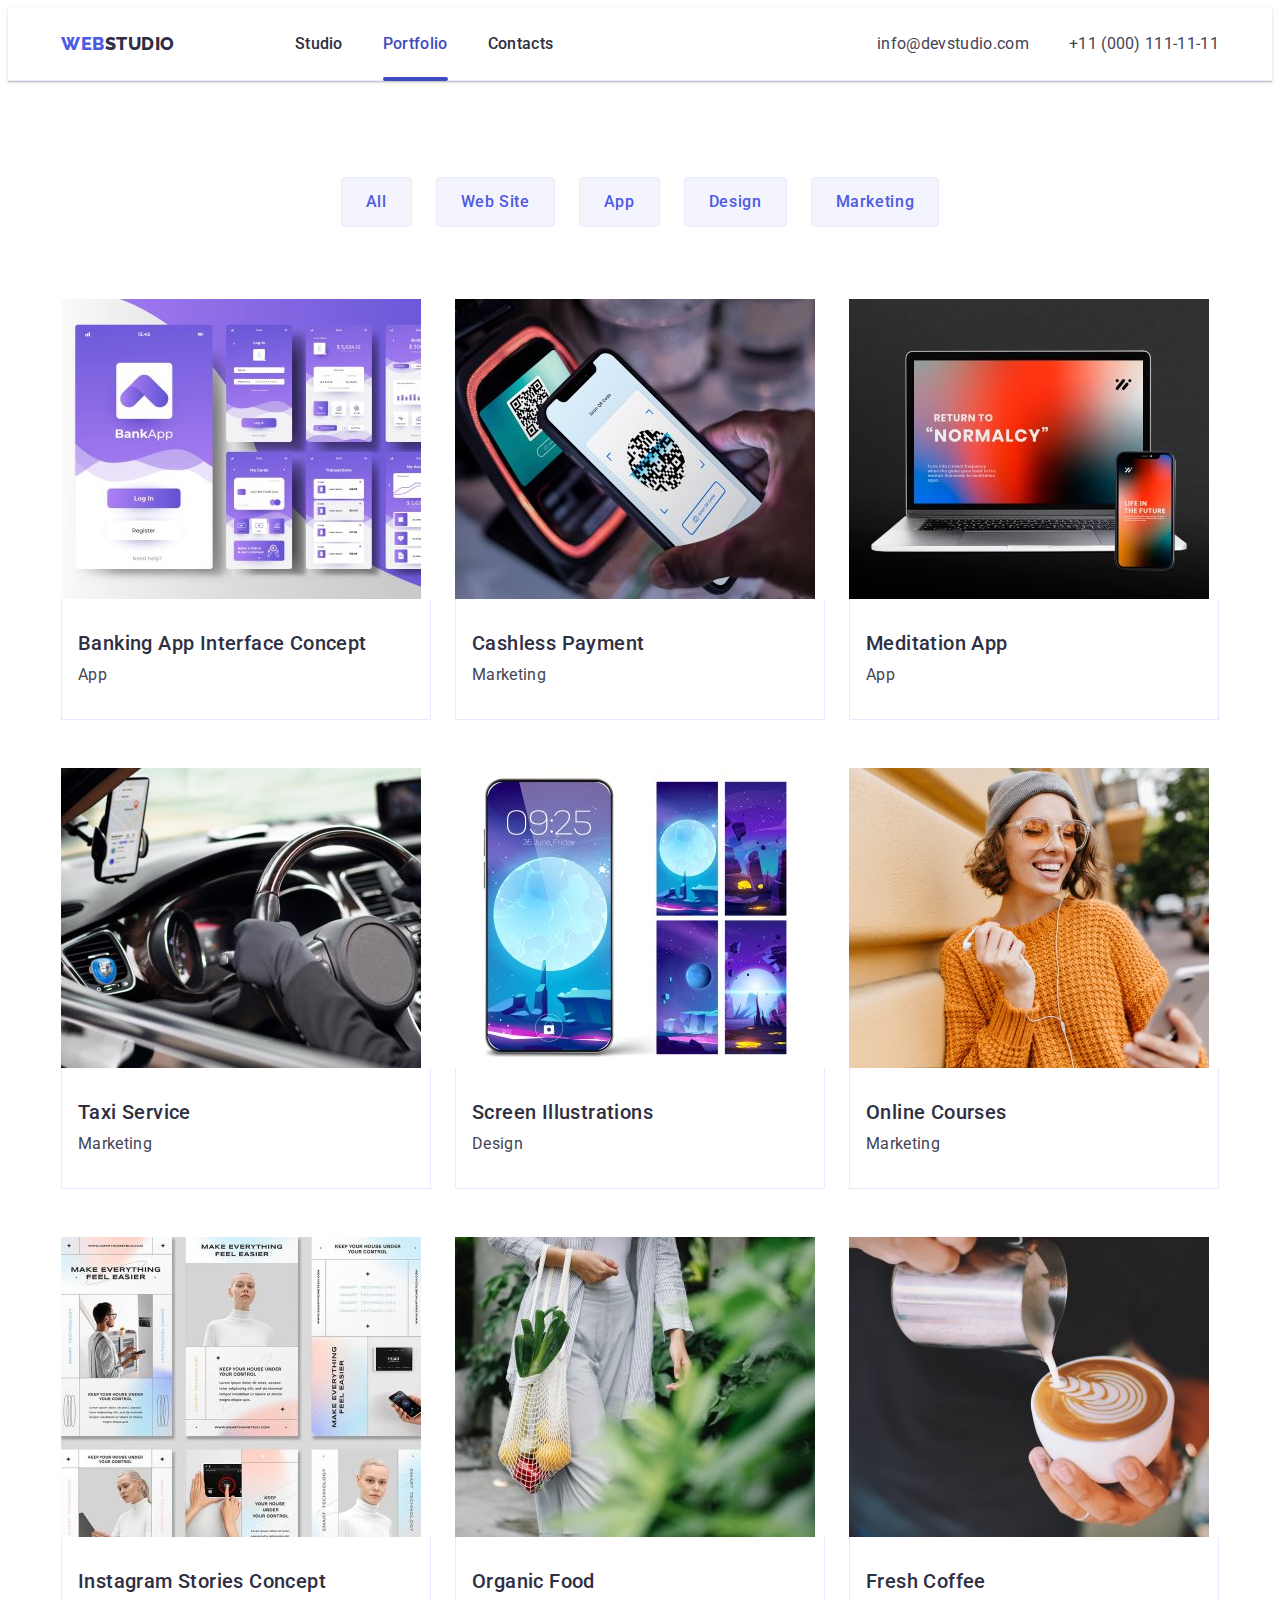
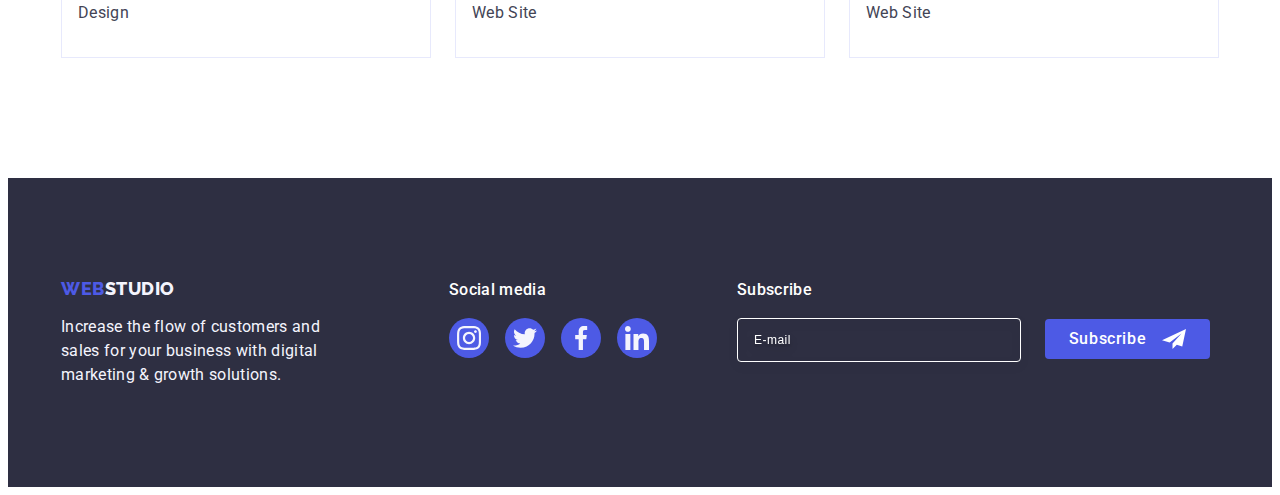
<file: portfolio.html>
<!DOCTYPE html>
<html lang="en">
  <head>
    <meta charset="UTF-8" />
    <meta name="viewport" content="width=device-width, initial-scale=1.0" />
    <title>Portfolio</title>
    <link
      rel="stylesheet"
      href="https://cdnjs.cloudflare.com/ajax/libs/modern-normalize/2.0.0/modern-normalize.min.css"
      integrity="sha512-4xo8blKMVCiXpTaLzQSLSw3KFOVPWhm/TRtuPVc4WG6kUgjH6J03IBuG7JZPkcWMxJ5huwaBpOpnwYElP/m6wg=="
      crossorigin="anonymous"
      referrerpolicy="no-referrer"
    />
    <link rel="stylesheet" href="./css/styles.css" />

    <link rel="preconnect" href="https://fonts.googleapis.com" />
    <link rel="preconnect" href="https://fonts.gstatic.com" crossorigin />
    <link
      href="https://fonts.googleapis.com/css2?family=Raleway:wght@800&family=Roboto:wght@400;500;700;900&display=swap"
      rel="stylesheet"
    />
  </head>
  <body>
    <!-- Header section -->
    <header class="header">
      <div class="container head-container">
        <nav class="navigation">
          <a class="link logo header-logo" href="./index.html"
            >Web<span class="span-logo">Studio</span></a
          >

          <ul class="list nav-list">
            <li class="nav-list-item">
              <a class="link nav-link" href="./index.html">Studio</a>
            </li>
            <li class="nav-list-item">
              <a class="link nav-link current" href="./portfolio.html"
                >Portfolio</a
              >
            </li>
            <li class="nav-list-item">
              <a class="link nav-link" href="">Contacts</a>
            </li>
          </ul>
        </nav>

        <address class="contact">
          <ul class="list adress-list">
            <li class="adress-list-item">
              <a class="link adress-info" href="mailto:info@devstudio.com"
                >info@devstudio.com</a
              >
            </li>
            <li class="adress-list-item">
              <a class="link adress-info" href="tel:+110001111111"
                >+11 (000) 111-11-11</a
              >
            </li>
          </ul>
        </address>

        <button
          class="menu-toggle-burger js-open-menu"
          aria-expanded="false"
          aria-controls="mobile-menu"
        >
          <svg class="menu-icon" width="32" height="22">
            <use href="./images/icons.svg#icon-menu"></use>
          </svg>
        </button>
      </div>
    </header>

    <!-- Buttons -->

    <main>
      <section class="buttons">
        <div class="container port-container">
          <h1 class="visually-hidden">Title</h1>
          <ul class="list buttons-list">
            <li class="buttons-list-item">
              <button class="port-buttons" type="button">All</button>
            </li>
            <li class="buttons-list-item">
              <button class="port-buttons" type="button">Web Site</button>
            </li>
            <li class="buttons-list-item">
              <button class="port-buttons" type="button">App</button>
            </li>
            <li class="buttons-list-item">
              <button class="port-buttons" type="button">Design</button>
            </li>
            <li class="buttons-list-item">
              <button class="port-buttons" type="button">Marketing</button>
            </li>
          </ul>

          <!-- Picture links -->

          <ul class="list picture-list">
            <li class="picture-list-item">
              <a href="" class="link picture-links">
                <div class="overlay">
                  <img
                    srcset="
                      ./images/portfolio/img1_result.jpg    1x,
                      ./images/portfolio/img1@2x_result.jpg 2x
                    "
                    src="./images/portfolio/img1_result.jpg"
                    alt="Banking App Interface"
                    width="360"
                  />
                  <p class="p-overlay">
                    14 Stylish and User-Friendly App Design Concepts · Task
                    Manager App · Calorie Tracker App · Exotic Fruit Ecommerce
                    App · Cloud Storage App
                  </p>
                </div>
                <div class="p-list-container">
                  <h2 class="pictures-titles">Banking App Interface Concept</h2>
                  <p class="pictures-p">App</p>
                </div>
              </a>
            </li>
            <li class="picture-list-item">
              <a href="" class="link picture-links">
                <div class="overlay">
                  <img
                    srcset="
                      ./images/portfolio/img2_result.jpg    1x,
                      ./images/portfolio/img2@2x_result.jpg 2x
                    "
                    src="./images/portfolio/img2_result.jpg"
                    alt="Banking App Interface"
                    width="360"
                  />
                  <p class="p-overlay">
                    14 Stylish and User-Friendly App Design Concepts · Task
                    Manager App · Calorie Tracker App · Exotic Fruit Ecommerce
                    App · Cloud Storage App
                  </p>
                </div>
                <div class="p-list-container">
                  <h2 class="pictures-titles">Cashless Payment</h2>
                  <p class="pictures-p">Marketing</p>
                </div>
              </a>
            </li>
            <li class="picture-list-item">
              <a href="" class="link picture-links">
                <div class="overlay">
                  <img
                    srcset="
                      ./images/portfolio/img3_result.jpg    1x,
                      ./images/portfolio/img3@2x_result.jpg 2x
                    "
                    src="./images/portfolio/img3_result.jpg"
                    alt="Banking App Interface"
                    width="360"
                  />
                  <p class="p-overlay">
                    14 Stylish and User-Friendly App Design Concepts · Task
                    Manager App · Calorie Tracker App · Exotic Fruit Ecommerce
                    App · Cloud Storage App
                  </p>
                </div>
                <div class="p-list-container">
                  <h2 class="pictures-titles">Meditation App</h2>
                  <p class="pictures-p">App</p>
                </div></a
              >
            </li>
            <li class="picture-list-item">
              <a href="" class="link picture-links">
                <div class="overlay">
                  <img
                    srcset="
                      ./images/portfolio/img4_result.jpg    1x,
                      ./images/portfolio/img4@2x_result.jpg 2x
                    "
                    src="./images/portfolio/img4_result.jpg"
                    alt="Banking App Interface"
                    width="360"
                  />
                  <p class="p-overlay">
                    14 Stylish and User-Friendly App Design Concepts · Task
                    Manager App · Calorie Tracker App · Exotic Fruit Ecommerce
                    App · Cloud Storage App
                  </p>
                </div>
                <div class="p-list-container">
                  <h2 class="pictures-titles">Taxi Service</h2>
                  <p class="pictures-p">Marketing</p>
                </div></a
              >
            </li>
            <li class="picture-list-item">
              <a href="" class="link picture-links">
                <div class="overlay">
                  <img
                    srcset="
                      ./images/portfolio/img5_result.jpg    1x,
                      ./images/portfolio/img5@2x_result.jpg 2x
                    "
                    src="./images/portfolio/img5_result.jpg"
                    alt="Banking App Interface"
                    width="360"
                  />
                  <p class="p-overlay">
                    14 Stylish and User-Friendly App Design Concepts · Task
                    Manager App · Calorie Tracker App · Exotic Fruit Ecommerce
                    App · Cloud Storage App
                  </p>
                </div>
                <div class="p-list-container">
                  <h2 class="pictures-titles">Screen Illustrations</h2>
                  <p class="pictures-p">Design</p>
                </div></a
              >
            </li>
            <li class="picture-list-item">
              <a href="" class="link picture-links">
                <div class="overlay">
                  <img
                    srcset="
                      ./images/portfolio/img6_result.jpg    1x,
                      ./images/portfolio/img6@2x_result.jpg 2x
                    "
                    src="./images/portfolio/img6_result.jpg"
                    alt="Banking App Interface"
                    width="360"
                  />
                  <p class="p-overlay">
                    14 Stylish and User-Friendly App Design Concepts · Task
                    Manager App · Calorie Tracker App · Exotic Fruit Ecommerce
                    App · Cloud Storage App
                  </p>
                </div>
                <div class="p-list-container">
                  <h2 class="pictures-titles">Online Courses</h2>
                  <p class="pictures-p">Marketing</p>
                </div></a
              >
            </li>
            <li class="picture-list-item">
              <a href="" class="link picture-links">
                <div class="overlay">
                  <img
                    srcset="
                      ./images/portfolio/img7_result.jpg    1x,
                      ./images/portfolio/img7@2x_result.jpg 2x
                    "
                    src="./images/portfolio/img7_result.jpg"
                    alt="Banking App Interface"
                    width="360"
                  />
                  <p class="p-overlay">
                    14 Stylish and User-Friendly App Design Concepts · Task
                    Manager App · Calorie Tracker App · Exotic Fruit Ecommerce
                    App · Cloud Storage App
                  </p>
                </div>
                <div class="p-list-container">
                  <h2 class="pictures-titles">Instagram Stories Concept</h2>
                  <p class="pictures-p">Design</p>
                </div></a
              >
            </li>
            <li class="picture-list-item">
              <a href="" class="link picture-links">
                <div class="overlay">
                  <img
                    srcset="
                      ./images/portfolio/img8_result.jpg    1x,
                      ./images/portfolio/img8@2x_result.jpg 2x
                    "
                    src="./images/portfolio/img8_result.jpg"
                    alt="Banking App Interface"
                    width="360"
                  />
                  <p class="p-overlay">
                    14 Stylish and User-Friendly App Design Concepts · Task
                    Manager App · Calorie Tracker App · Exotic Fruit Ecommerce
                    App · Cloud Storage App
                  </p>
                </div>
                <div class="p-list-container">
                  <h2 class="pictures-titles">Organic Food</h2>
                  <p class="pictures-p">Web Site</p>
                </div></a
              >
            </li>
            <li class="picture-list-item">
              <a href="" class="link picture-links">
                <div class="overlay">
                  <img
                    srcset="
                      ./images/portfolio/img9_result.jpg    1x,
                      ./images/portfolio/img9@2x_result.jpg 2x
                    "
                    src="./images/portfolio/img9_result.jpg"
                    alt="Banking App Interface"
                    width="360"
                  />
                  <p class="p-overlay">
                    14 Stylish and User-Friendly App Design Concepts · Task
                    Manager App · Calorie Tracker App · Exotic Fruit Ecommerce
                    App · Cloud Storage App
                  </p>
                </div>
                <div class="p-list-container">
                  <h2 class="pictures-titles">Fresh Coffee</h2>
                  <p class="pictures-p">Web Site</p>
                </div></a
              >
            </li>
          </ul>
        </div>
      </section>
    </main>

    <!-- Footer section -->
    <footer class="footer">
      <div class="container foot-container">
        <div class="logo-p-container">
          <a class="link logo f-logo" href="./index.html"
            >Web<span class="span-logo">Studio</span></a
          >

          <p class="p-footer">
            Increase the flow of customers and sales for your business with
            digital marketing & growth solutions.
          </p>
        </div>
        <div class="footer-social-container">
          <p class="p-social">Social media</p>
          <ul class="list footer-social-list">
            <li class="footer-social-list-item">
              <a href="" class="link f-soc-link"
                ><svg class="footer-social-icon" width="24" height="24">
                  <use href="./images/icons.svg#icon-instagram"></use></svg
              ></a>
            </li>
            <li class="footer-social-list-item">
              <a href="" class="link f-soc-link"
                ><svg class="footer-social-icon" width="24" height="24">
                  <use href="./images/icons.svg#icon-twitter"></use></svg
              ></a>
            </li>
            <li class="footer-social-list-item">
              <a href="" class="link f-soc-link"
                ><svg class="footer-social-icon" width="24" height="24">
                  <use href="./images/icons.svg#icon-facebook"></use></svg
              ></a>
            </li>
            <li class="footer-social-list-item">
              <a href="" class="link f-soc-link"
                ><svg class="footer-social-icon" width="24" height="24">
                  <use href="./images/icons.svg#icon-linkedin"></use></svg
              ></a>
            </li>
          </ul>
        </div>
        <div class="subscribe-container">
          <p class="subs-p">Subscribe</p>
          <form class="subs-form" name="subscribe-form">
            <label class="subs-label" for="email-subscribe">
              <input
                class="subs-input"
                type="email"
                id="email-subscribe"
                name="email-subscribe"
                placeholder="E-mail"
              />
            </label>
            <button type="submit" class="subscribe-btn">
              Subscribe
              <svg class="subs-icon" width="24" height="24">
                <use href="./images/icons.svg#icon-paper-plane"></use>
              </svg>
            </button>
          </form>
        </div>
      </div>
    </footer>
    <!-- Menu mobile -->

    <div class="menu-container js-menu-container" id="mobile-menu">
      <button class="modal-close js-close-menu">
        <svg class="close-button-icon" width="8" height="8">
          <use href="./images/icons.svg#icon-close-black"></use>
        </svg>
      </button>

      <ul class="list menu-list">
        <li class="menu-list-item">
          <a class="link menu-link" href="./index.html">Studio</a>
        </li>
        <li class="menu-list-item">
          <a class="link menu-link current" href="./portfolio.html"
            >Portfolio</a
          >
        </li>
        <li class="menu-list-item">
          <a class="link menu-link" href="">Contacts</a>
        </li>
      </ul>

      <address class="contact-menu">
        <ul class="list adress-menu-list">
          <li class="adress-menu-list-item">
            <a class="link adress-menu-info tel-menu" href="tel:+110001111111"
              >+11 (000) 111-11-11</a
            >
          </li>
          <li class="adress-menu-list-item">
            <a
              class="link adress-menu-info email-menu"
              href="mailto:info@devstudio.com"
              >info@devstudio.com</a
            >
          </li>
        </ul>
      </address>

      <ul class="list menu-social-list">
        <li class="menu-social-list-item">
          <a href="" class="link menu-soc-link"
            ><svg class="footer-social-icon" width="24" height="24">
              <use href="./images/icons.svg#icon-instagram"></use></svg
          ></a>
        </li>
        <li class="menu-social-list-item">
          <a href="" class="link menu-soc-link"
            ><svg class="menu-social-icon" width="24" height="24">
              <use href="./images/icons.svg#icon-twitter"></use></svg
          ></a>
        </li>
        <li class="menu-social-list-item">
          <a href="" class="link menu-soc-link"
            ><svg class="menu-social-icon" width="24" height="24">
              <use href="./images/icons.svg#icon-facebook"></use></svg
          ></a>
        </li>
        <li class="menu-social-list-item">
          <a href="" class="link menu-soc-link"
            ><svg class="menu-social-icon" width="24" height="24">
              <use href="./images/icons.svg#icon-linkedin"></use></svg
          ></a>
        </li>
      </ul>
    </div>
    <script src="./js/mobile-menu.js"></script>
  </body>
</html>
</file>
<file: css/styles.css>
:root {
  --primary-font: Roboto, sans-serif;
  --navy-blue: #2e2f42;
  --slate: #434455;
  --white: #ffffff;
  --ocean: #404bbf;
  --iris: #4d5ae5;
  --cloud: #f4f4fd;
  --green: #31d0aa;
  --light-slate: #8e8f99;
  --cornflower: #e7e9fc;
  --grey: #2e2f42;
  --dairy: #fcfcfc;
  --navy-blue-modal: #2e2f42;
}

/* Main styles */
body {
  font-family: var(--primary-font);
  color: #434455;
  background-color: var(--white);
}

h1,
h2,
h3,
h4,
h5,
h6,
p {
  margin-top: 0;
  margin-bottom: 0;
}

ul,
ol {
  margin-top: 0;
  margin-bottom: 0;
  padding-left: 0;
}

.list {
  list-style: none;
}
.link {
  text-decoration: none;
}

.container {
  max-width: 428px;
  margin: 0 auto;
  padding: 0 16px;
}

@media screen and (min-width: 768px) {
  .container {
    max-width: 768px;
  }
}

@media screen and (min-width: 1158px) {
  .container {
    max-width: 1158px;
    padding: 0 15px;
  }
}

img {
  display: block;
  max-width: 100%;
}

.visually-hidden {
  position: absolute;
  width: 1px;
  height: 1px;
  margin: -1px;
  border: 0;
  padding: 0;
  white-space: nowrap;
  clip-path: inset(100%);
  clip: rect(0 0 0 0);
  overflow: hidden;
}

/* menu */
.menu-toggle-burger {
  min-height: 40px;
  min-width: 40px;
  display: flex;
  align-items: center;
  justify-content: center;
  padding: 0;
  background-color: transparent;
  cursor: pointer;
  border: none;
  border-radius: 50%;
  outline: none;
}

.menu-icon {
  stroke: var(--navy-blue);
}

.modal-close {
  position: absolute;
  top: 24px;
  right: 24px;
  width: 24px;
  height: 24px;
  padding: 0;
  stroke: var(--navyblue);
  border-radius: 50%;
  border: none;
  cursor: pointer;
  display: flex;
  justify-content: center;
  align-items: center;
  transition: background-color 250ms cubic-bezier(0.4, 0, 0.2, 1);
}

.close-button-icon {
  width: 8px;
  height: 8px;
  fill: var(--navy-blue);
  transition: fill 250ms cubic-bezier(0.4, 0, 0.2, 1);
}

.modal-close:hover,
.modal-close:focus {
  background-color: var(--ocean);
}

.modal-close:hover .close-button-icon,
.modal-close:focus .close-button-icon {
  fill: var(--white);
}

.menu-container {
  display: flex;
  flex-direction: column;
  position: fixed;
  top: 0;
  left: 0;
  width: 100vw;
  height: 100vh;
  background-color: var(--white);
  padding-top: 80px;
  padding-left: 40px;
  padding-right: 35px;
  padding-bottom: 40px;
  z-index: 999;
  transform: translateX(100%);
  transition: transform 250ms ease-in-out;
}

.menu-container.is-open {
  transform: translateX(0);
}

.menu-container .menu-toggle-burger {
  position: absolute;
  top: 24px;
  right: 24px;
  color: var(--white);
}

.menu-list {
  margin-bottom: auto;
}

.menu-link {
  font-size: 36px;
  font-weight: 700;
  letter-spacing: 0.02em;
  line-height: 1.11;
  font-weight: 700;
  color: var(--navy-blue);
  display: block;
}

li.menu-list-item:not(:last-child) {
  margin-bottom: 40px;
}

.menu-link:hover,
.menu-link:focus,
.menu-link.current {
  color: var(--ocean);
}
.contact-menu {
  margin-bottom: 48px;
}

.adress-menu-list {
  display: flex;
  flex-direction: column;
  gap: 40px;
}

.tel-menu {
  color: var(--iris);
  font-size: 36px;
  font-weight: 700;
  line-height: 1.1;
  letter-spacing: 0.02;
}

.email-menu {
  color: var(--slate);
  font-size: 20px;
  font-weight: 500;
  line-height: 1.2;
  letter-spacing: 0.02;
}

.menu-social-list {
  display: inline-flex;
  justify-content: space-between;
  align-items: center;
}

.menu-social-list-item {
  width: 40px;
  height: 40px;
  position: relative;
}

.menu-soc-link {
  width: 100%;
  height: 100%;
  border-radius: 50%;
  background-color: var(--iris);
  display: flex;
  justify-content: center;
  align-items: center;
  transition: background-color 250ms cubic-bezier(0.4, 0, 0.2, 1);
}

.menu-soc-link:hover,
.menu-soc-link:focus {
  background-color: var(--green);
}

.menu-social-icon {
  fill: var(--cloud);
}

/* Media  */

@media (min-width: 768px) {
  .menu-toggle-burger {
    display: none;
  }
}

@media (max-width: 427px) {
  .tel-menu {
    font-size: 21px;
  }
}
/* footer */
.footer {
  background-color: var(--navy-blue);
  padding: 97px 0;
}

.p-footer {
  color: var(--cloud);
  font-size: 16px;
  font-weight: 400;
  line-height: 1.5;
  letter-spacing: 0.02em;
  height: 72px;
  max-width: 268px;
  text-align: left;
}

.logo-p-container {
  display: flex;
  flex-direction: column;
  align-items: center;
  justify-content: center;
  margin-bottom: 72px;
}

footer .span-logo {
  color: var(--cloud);
}

.f-logo {
  display: inline-block;
  margin-bottom: 16px;
}

.footer-social-container {
  margin-bottom: 72px;
  display: flex;
  flex-direction: column;
  align-items: center;
  justify-content: center;
}

.footer-social-list {
  display: flex;
  justify-content: center;
  align-items: center;
  gap: 16px;
}

.footer-social-list-item {
  width: 40px;
  height: 40px;
  position: relative;
}

.f-soc-link {
  width: 100%;
  height: 100%;
  border-radius: 50%;
  background-color: var(--iris);
  display: flex;
  justify-content: center;
  align-items: center;
  transition: background-color 250ms cubic-bezier(0.4, 0, 0.2, 1);
}

.f-soc-link:hover,
.f-soc-link:focus {
  background-color: var(--green);
}

.footer-social-icon {
  fill: var(--cloud);
}

.p-social {
  color: var(--white);
  font-size: 16px;
  font-weight: 500;
  line-height: 1.5;
  letter-spacing: 0.02em;
  margin-bottom: 16px;
}

.subs-p {
  color: var(--white);
  font-size: 16px;
  font-weight: 500;
  line-height: 1.5;
  letter-spacing: 0.02em;
  margin-bottom: 16px;
  margin-top: 0px;
  text-align: center;
}

.subs-input {
  width: 100%;
  height: 40px;
  border-radius: 4px;
  border: 1px solid var(--white);
  filter: drop-shadow(0px 4px 4px rgba(0, 0, 0, 0.15));
  /* opacity: 0.3; */
  background-color: transparent;
  color: var(--white);
  font-size: 12px;
  font-weight: 400;
  line-height: 1.5;
  letter-spacing: 0.04em;
  padding-left: 16px;
  margin-bottom: 16px;
}

.subs-input::placeholder {
  color: var(--white);
  font-size: 12px;
  font-weight: 400;
  line-height: 1.16;
  letter-spacing: 0.04em;
}

.subscribe-btn {
  font-family: inherit;
  font-size: 16px;
  font-weight: 500;
  line-height: 1.5;
  letter-spacing: 0.04em;
  color: var(--white);
  display: flex;
  justify-content: center;
  align-items: center;
  gap: 16px;
  border-radius: 4px;
  background-color: var(--iris);
  border: none;
  min-width: 165px;
  height: 40px;
  cursor: pointer;
  margin: 0 auto;
  transition: background-color 250ms cubic-bezier(0.4, 0, 0.2, 1);
}

.subscribe-btn:hover,
.subscribe-btn:focus {
  background-color: var(--ocean);
}

.subs-icon {
  fill: var(--white);
}

/* Media footer */

@media screen and (min-width: 768px) {
  .foot-container {
    display: flex;
    flex-direction: row;
    flex-wrap: wrap;
    max-width: 584px;
    column-gap: 24px;
  }

  .logo-p-container {
    align-items: normal;
  }

  .p-footer {
    max-width: 264px;
  }

  .footer-social-container {
    justify-content: normal;
    align-items: normal;
  }

  .footer-social-list {
    display: flex;
    justify-content: center;
    align-items: center;
    gap: 16px;
  }

  .subs-form {
    display: flex;
    align-items: baseline;
    flex-direction: row;
    gap: 24px;
  }

  .subs-p {
    text-align: left;
  }

  .subs-input {
    width: 264px;
    margin-bottom: 0;
  }
}

@media screen and (min-width: 1158px) {
  .footer {
    padding: 100px 0;
  }

  .foot-container {
    display: flex;
    flex-wrap: nowrap;
    align-items: baseline;
    max-width: 1158px;
    column-gap: 0;
    row-gap: 0;
  }

  .logo-p-container {
    margin-right: 120px;
    margin-bottom: 0;
  }

  .p-footer {
    max-width: 268px;
    text-align: none;
  }

  .footer-social-list {
    display: flex;
    justify-content: center;
    align-items: center;
    gap: 16px;
  }

  .footer-social-container {
    margin-right: 80px;
    margin-bottom: 0;
  }

  .subs-form {
    align-items: baseline;
    flex-direction: row;
    gap: 24px;
  }

  .subs-input::placeholder {
    text-shadow: 0px 4px 4px rgba(0, 0, 0, 0.25);
  }
}

/* header */

.logo {
  color: var(--iris);
  font-family: "Raleway", sans-serif;
  font-size: 18px;
  font-weight: 800;
  text-transform: uppercase;
  font-style: normal;
  line-height: 1.17;
  letter-spacing: 0.03em;
}

.header-logo {
  margin-right: 76px;
}

.header .span-logo {
  color: var(--navy-blue);
}

.header {
  border-bottom: 1px solid var(--cornflower);
  box-shadow: 0px 2px 1px rgba(46, 47, 66, 0.08),
    0px 1px 1px rgba(46, 47, 66, 0.16), 0px 1px 6px rgba(46, 47, 66, 0.08);
}

.head-container {
  display: flex;
  align-items: center;
  height: 72px;
}

.navigation {
  display: flex;
  margin-right: auto;
  align-items: center;
}

.nav-list {
  display: flex;
  gap: 40px;
}

.nav-list-item:last-child {
  margin-right: 0;
}

.navigation .nav-link {
  color: var(--navy-blue);
  font-size: 16px;
  line-height: 1.5;
  letter-spacing: 0.02em;
  font-weight: 500;
  padding: 24px 0;
  position: relative;
  transition: color 250ms cubic-bezier(0.4, 0, 0.2, 1);
  display: flex;
}

.navigation .link:hover,
.navigation .link:focus,
.nav-link .current {
  color: var(--ocean);
}
.navigation .current {
  color: var(--ocean);
}
.nav-link.current::after {
  content: "";
  position: absolute;
  left: 0;
  bottom: -1px;
  width: 100%;
  height: 4px;
  border-radius: 2px;
  background-color: var(--ocean);
}

address {
  font-style: normal;
}

.adress-list {
  display: flex;
  gap: 40px;
}

.adress-info {
  color: var(--slate);
  font-size: 16px;
  font-weight: 400;
  line-height: 1.5;
  letter-spacing: 0.02em;
  text-decoration: none;
  transition: color 250ms cubic-bezier(0.4, 0, 0.2, 1);
}

.adress-info:hover,
.adress-info:focus {
  color: var(--ocean);
}

@media (max-width: 767px) {
  .nav-list {
    display: none;
  }
  .contact {
    display: none;
  }
  .header-logo {
    margin-right: 0px;
  }
}

@media screen and (min-width: 768px) {
  .header-logo {
    margin-right: 120px;
  }

  .adress-list {
    flex-wrap: wrap;
    row-gap: 12px;
    justify-content: flex-end;
    font-size: 12px;
    font-weight: 400;
    line-height: 1.2;
    letter-spacing: 0.04em;
  }
}

/* title section */
.title-container {
  display: flex;
  flex-direction: column;
  align-items: center;
}

.title-section {
  background-color: var(--navy-blue);
  background-image: linear-gradient(
      rgba(46, 47, 66, 0.7),
      rgba(46, 47, 66, 0.7)
    ),
    url(../images/main-section/office-mob.jpg);
  background-size: cover;
  background-repeat: no-repeat;
  background-position: center;
  border: none;
  padding: 112px 0;
  margin: 0 auto;
  max-width: 428px;
}

.main-title {
  color: var(--white);
  text-align: center;
  font-size: 36px;
  line-height: 1.11;
  letter-spacing: 0.02em;
  font-weight: 700;
  margin: 0 auto 72px;
  max-width: 320px;
}

.btn {
  background-color: var(--iris);
  color: var(--white);
  font-family: inherit;
  font-weight: 500;
  font-size: 16px;
  line-height: 1.5;
  letter-spacing: 0.04em;
  min-width: 169px;
  height: 56px;
  border-radius: 4px;
  border: none;
  cursor: pointer;
  transition: background-color 250ms cubic-bezier(0.4, 0, 0.2, 1);
}

.btn:hover,
.btn:focus {
  background-color: var(--ocean);
}

/* media first section */

@media screen and (min-device-pixel-ratio: 2),
  screen and (min-resolution: 192dpi),
  screen and (min-resolution: 2dppx) {
  .box {
    background-image: url("../images/main-section/office-mob@2x.jpg");
  }
}

@media screen and (min-width: 768px) {
  .title-section {
    max-width: 768px;
    background-image: linear-gradient(
        rgba(46, 47, 66, 0.7),
        rgba(46, 47, 66, 0.7)
      ),
      url(../images/main-section/office-tabl.jpg);
  }

  .main-title {
    font-size: 56px;
    margin: 0 auto 36px;
    max-width: 496px;
    line-height: 1.07;
  }

  @media screen and (min-device-pixel-ratio: 2),
    screen and (min-resolution: 192dpi),
    screen and (min-resolution: 2dppx) {
    .box {
      background-image: url("../images/main-section/office-tabl@2x.jpg");
    }
  }
}

@media (min-width: 1158px) {
  .title-section {
    padding: 188px 0;
    max-width: 1440px;
    background-image: linear-gradient(
        rgba(46, 47, 66, 0.7),
        rgba(46, 47, 66, 0.7)
      ),
      url(../images/main-section/people-office.jpg);
  }

  .main-title {
    margin-bottom: 48px;
  }

  @media screen and (min-device-pixel-ratio: 2),
    screen and (min-resolution: 192dpi),
    screen and (min-resolution: 2dppx) {
    .box {
      background-image: url("../images/main-section/people-office@2x.jpg");
    }
  }
}

/* modal */
.is-hidden {
  opacity: 0;
  visibility: hidden;
  pointer-events: none;
}

.backdrop {
  position: fixed;
  top: 0;
  left: 0;
  width: 100%;
  height: 100%;
  background: var(--navyblue-modal, rgba(46, 47, 66, 0.4));
  transition: opacity 250ms cubic-bezier(0.4, 0, 0.2, 1),
    visibility 250ms cubic-bezier(0.4, 0, 0.2, 1);
}

.modal {
  position: absolute;
  top: 50%;
  left: 50%;
  max-width: 392px;
  width: 100%;
  min-height: 584px;
  transform: translate(-50%, -50%) scale(1);
  transition: transform 250ms cubic-bezier(0.4, 0, 0.2, 1);
  background-color: var(--dairy);
  border-radius: 4px;
  box-shadow: 0px 2px 1px 0px rgba(0, 0, 0, 0.2),
    0px 1px 3px 0px rgba(0, 0, 0, 0.12), 0px 1px 1px 0px rgba(0, 0, 0, 0.14);
  padding: 72px 16px 24px 16px;
}

.btn-modal {
  position: absolute;
  top: 24px;
  right: 24px;
  width: 24px;
  height: 24px;
  padding: 0;
  background-color: var(--cornflower);
  border: 1px solid rgba(0, 0, 0, 0.1);
  border-radius: 50%;
  cursor: pointer;
  display: flex;
  justify-content: center;
  align-items: center;
  transition: background-color 250ms cubic-bezier(0.4, 0, 0.2, 1),
    border 250ms cubic-bezier(0.4, 0, 0.2, 1);
}

.close-button-icon {
  width: 8px;
  height: 8px;
  fill: var(--navy-blue);
  transition: fill 250ms cubic-bezier(0.4, 0, 0.2, 1);
}

.btn-modal:hover,
.btn-modal:focus {
  background-color: var(--ocean);
  border: none;
}

.btn-modal:hover .close-button-icon,
.btn-modal:focus .close-button-icon {
  fill: var(--white);
}

@media screen and (min-width: 768px) {
  .modal {
    padding: 72px 24px 24px 24px;
    width: 408px;
  }
}

/* modal */

.form-title {
  color: var(--navy-blue);
  text-align: center;
  font-size: 16px;
  font-style: normal;
  font-weight: 500;
  line-height: 1.5;
  letter-spacing: 0.02em;
  margin-bottom: 16px;
}

.element-modal {
  display: flex;
  flex-direction: column;
  margin-bottom: 8px;
}

.label-modal {
  font-size: 12px;
  font-weight: 400;
  line-height: 1.17;
  letter-spacing: 0.04em;
  color: var(--light-slate);
  display: block;
  margin-bottom: 4px;
}

.input-container {
  position: relative;
}

.input-modal {
  width: 100%;
  height: 40px;
  border-radius: 4px;
  border: 1px solid rgba(46, 47, 66, 0.4);
  transition: border-color 250ms cubic-bezier(0.4, 0, 0.2, 1);
  padding-left: 38px;
  background-color: transparent;
  outline: transparent;
}

.input-container .icon {
  position: absolute;
  top: 50%;
  left: 16px;
  transform: translateY(-50%);
  cursor: pointer;
  fill: var(--navy-blue);
  transition: fill 250ms cubic-bezier(0.4, 0, 0.2, 1);
}

.textarea-cont {
  margin-bottom: 16px;
}

.textarea-modal {
  border-radius: 4px;
  border: 1px solid rgba(46, 47, 66, 0.4);
  width: 100%;
  height: 120px;
  resize: none;
  position: relative;
  font-size: 12px;
  font-weight: 400;
  line-height: 1.17;
  letter-spacing: 0.04em;
  color: rgba(46, 47, 66, 0.4);
  background-color: transparent;
  outline: transparent;
  padding: 8px 16px;
  transition: border-color 250ms cubic-bezier(0.4, 0, 0.2, 1);
}

.textarea-modal::placeholder {
  color: rgba(46, 47, 66, 0.4);
  font-size: 12px;
  font-weight: 400;
  line-height: 1.17;
  letter-spacing: 0.04em;
  position: absolute;
  top: 8px;
  left: 16px;
  transition: color 250ms cubic-bezier(0.4, 0, 0.2, 1);
}

.element-modal .input-modal:focus {
  border-color: var(--iris);
}

.element-modal .input-modal:focus + .icon {
  fill: var(--iris);
}

.element-modal .textarea-modal:focus {
  border-color: var(--iris);
}

.element-modal .textarea-modal:focus::placeholder {
  color: var(--iris);
}

/* check */

.checkbox-container {
  margin-bottom: 24px;
}

.check-input {
  margin-right: 8px;
}

.check-label {
  color: var(--light-slate);
  font-size: 12px;
  font-style: normal;
  font-weight: 400;
  line-height: 1.17;
  letter-spacing: 0.04em;
}

.privacy-link {
  font-size: 12px;
  font-style: normal;
  font-weight: 400;
  line-height: 1.16;
  letter-spacing: 0.04em;
  color: var(--iris);
  text-decoration-line: underline;
}

.modal-submit-btn {
  padding: 16px 32px;
  border-radius: 4px;
  background: var(--iris, #4d5ae5);
  box-shadow: 0px 4px 4px 0px rgba(0, 0, 0, 0.15);
  color: var(--white);
  text-align: center;
  font-size: 16px;
  font-style: normal;
  font-weight: 500;
  line-height: 1.5;
  letter-spacing: 0.04em;
  border: none;
  min-width: 169px;
  height: 56px;
  cursor: pointer;
  font-family: inherit;
  transition: background-color 250ms cubic-bezier(0.4, 0, 0.2, 1);
  margin: 0 auto;
  display: block;
}

.modal-submit-btn:hover,
.modal-submit-btn:focus {
  background-color: var(--ocean);
}

.modal-span {
  width: 16px;
  height: 16px;
  border: 1px solid rgba(46, 47, 66, 0.4);
  border-radius: 2px;
  display: inline-flex;
  align-items: center;
  justify-content: center;
  fill: transparent;
  transition: background-color 250ms cubic-bezier(0.4, 0, 0.2, 1),
    border 250ms cubic-bezier(0.4, 0, 0.2, 1),
    fill 250ms cubic-bezier(0.4, 0, 0.2, 1);
  margin-right: 8px;
}

.check-input:checked + .check-label > .modal-span {
  fill: var(--cloud);
  background-color: var(--ocean);
  border: none;
}

/* Benefits section */
.benefits-section {
  padding: 120px 0;
}

.benefits-list {
  display: flex;
  flex-direction: column;
  margin: 0 auto;
  gap: 72px;
}

.benefits-icon-container {
  width: 264px;
  height: 112px;
  border-radius: 4px;
  display: flex;
  justify-content: center;
  align-items: center;
  background-color: var(--cloud);
  margin-bottom: 8px;
}

.ben-titles {
  font-size: 40px;
  letter-spacing: 0.05em;
  font-weight: 700;
  color: var(--navy-blue);
  line-height: 1.2;
  margin-bottom: 8px;
  text-align: center;
}

.benefits-parh {
  font-size: 16px;
  font-weight: 400;
  line-height: 1.5;
  letter-spacing: 0.02em;
  color: var(--slate);
}

/* Media for benefits section */

@media (max-width: 1157px) {
  .benefits-icon-container {
    display: none;
  }
  .benefits-section {
    padding: 120px 0;
  }
}

@media (min-width: 768px) {
  .benefits-list {
    align-items: center;
    flex-direction: row;
    flex-wrap: wrap;
    gap: 72px 24px;
  }
  .benefits-list-item {
    width: calc((100% - 24px) / 2);
    column-gap: 24px;
    row-gap: 72px;
  }
  .ben-titles {
    text-align: start;
  }
}
@media (max-width: 768px) {
  .benefits-section {
    padding: 96px 0;
  }
}

@media (min-width: 1158px) {
  .benefits-list {
    align-items: center;
    gap: 24px;
  }

  .benefits-list-item {
    width: calc((100% - 72px) / 4);
  }

  .ben-titles {
    font-size: 20px;
    letter-spacing: 0.02em;
    font-weight: 500;
  }
}

/* doing section */

.doing-section {
  padding-bottom: 120px;
}

.doing-container {
  margin: 0 auto;
  align-content: center;
}

.doing-title {
  text-align: center;
  text-transform: capitalize;
  font-size: 36px;
  letter-spacing: 0.02em;
  font-weight: 700;
  color: var(--navy-blue);
  line-height: 1.11;
  margin-bottom: 72px;
}

.doing-list {
  display: flex;
  gap: 24px;
}

.doing-list-item {
  width: calc((100%-2 * 24px) / 3);
}

@media (max-width: 1157px) {
  .doing-section {
    display: none;
  }
}

/* Team section */
.team-section {
  background-color: var(--cloud);
  padding-bottom: 96px;
  padding-top: 96px;
}

.team-title {
  text-transform: capitalize;
  text-align: center;
  font-size: 36px;
  letter-spacing: 0.02em;
  font-weight: 700;
  color: var(--navy-blue);
  line-height: 1.11;
  margin-bottom: 72px;
}

.team-list {
  display: flex;
  flex-direction: column;
  justify-content: center;
  align-items: center;
  gap: 72px;
}

.team-list-item {
  background-color: var(--white);
  border-radius: 0 0 4px 4px;
  box-shadow: 0px 2px 1px 0px rgba(46, 47, 66, 0.08),
    0px 1px 1px 0px rgba(46, 47, 66, 0.16),
    0px 1px 6px 0px rgba(46, 47, 66, 0.08);
}

.team-list-container {
  padding: 32px 0px;
}

.team-list-name {
  font-size: 20px;
  letter-spacing: 0.02em;
  font-weight: 500;
  color: var(--navy-blue);
  line-height: 1.2;
  margin-bottom: 38px;
  text-align: center;
  margin-bottom: 8px;
}

.team-list-p {
  font-size: 16px;
  font-weight: 400;
  line-height: 1.5;
  letter-spacing: 0.02em;
  color: var(--slate);
  text-align: center;
  margin-bottom: 8px;
}

.team-social-list {
  display: flex;
  justify-content: center;
  gap: 24px;
}

.social-list-item {
  width: 40px;
  height: 40px;
}

.t-soc-link {
  width: 100%;
  height: 100%;
  border-radius: 50%;
  background-color: var(--iris);
  display: flex;
  justify-content: center;
  align-items: center;
  transition: background-color 250ms cubic-bezier(0.4, 0, 0.2, 1);
}

.t-soc-link:hover,
.t-soc-link:focus {
  background-color: var(--ocean);
}

.social-icon {
  fill: var(--cloud);
}

/* Media for section team */

@media (min-width: 768px) {
  .team-list {
    flex-direction: row;
    flex-wrap: wrap;
    column-gap: 24px;
    row-gap: 64px;
  }
}

@media (min-width: 1158px) {
  .team-section {
    padding-bottom: 120px;
    padding-top: 120px;
  }

  .team-list {
    flex-wrap: nowrap;
  }
  .team-list-item {
    width: calc((100%-3 * 24px) / 4);
  }
}

/* Customers */
.customers-section {
  padding: 96px 0;
}

.custom-title {
  text-align: center;
  font-size: 36px;
  letter-spacing: 0.02em;
  font-weight: 700;
  color: var(--navy-blue);
  line-height: 1.11;
  margin-bottom: 72px;
}

.customers-list {
  display: flex;
  flex-direction: row;
  flex-wrap: wrap;
  column-gap: 16px;
  row-gap: 72px;
}

.custom-list-item {
  width: calc((100% - 16px) / 2);
  height: 88px;
}

.custom-link {
  border: 1px solid var(--light-slate);
  border-radius: 4px;
  display: flex;
  justify-content: center;
  align-items: center;
  color: var(--light-slate);
  width: 100%;
  height: 100%;
  transition: border-color 250ms cubic-bezier(0.4, 0, 0.2, 1),
    color 250ms cubic-bezier(0.4, 0, 0.2, 1);
}

.logo-icon {
  fill: currentColor;
}

.custom-link:hover,
.custom-link:focus {
  border-color: var(--ocean);
  color: var(--ocean);
}

/* Media for customers section */

@media screen and (min-width: 768px) {
  .customers-section {
    max-width: 584px;
    margin: 0 auto;
  }

  .customers-list {
    column-gap: 24px;
    row-gap: 72px;
  }

  .custom-list-item {
    width: calc((100% - 48px) / 3);
    height: 88px;
  }
}

/* ------------------------------------------- */

@media screen and (min-width: 1158px) {
  .customers-section {
    padding: 120px 0;
    max-width: 1128px;
  }

  .customers-list {
    flex-wrap: owrap;
  }

  .custom-list-item {
    width: calc((100% - 120px) / 6);
  }
}

/* portfolo */

.buttons {
  padding: 48px 0;
}

.buttons-list {
  display: flex;
  flex-wrap: wrap;
  justify-content: flex-start;
  gap: 24px;
  margin-bottom: 48px;
}

.port-buttons {
  cursor: pointer;
  background-color: var(--cloud);
  color: var(--iris);
  font-family: inherit;
  font-size: 16px;
  line-height: 1.5;
  letter-spacing: 0.04em;
  font-weight: 500;
  border: 1px solid var(--cornflower);
  border-radius: 4px;
  padding: 8px 16px;
  transition: color 250ms cubic-bezier(0.4, 0, 0.2, 1),
    background-color 250ms cubic-bezier(0.4, 0, 0.2, 1),
    border-color 250ms cubic-bezier(0.4, 0, 0.2, 1),
    box-shadow 250ms cubic-bezier(0.4, 0, 0.2, 1);
}

.port-buttons:hover,
.port-buttons:focus {
  background-color: var(--ocean);
  color: var(--white);
  border: 1px solid transparent;
  box-shadow: 0px 2px 2px 0px rgba(0, 0, 0, 0.12),
    0px 2px 1px 0px rgba(0, 0, 0, 0.08), 0px 3px 1px 0px rgba(0, 0, 0, 0.1);
}

.picture-list {
  display: flex;
  flex-direction: column;
  row-gap: 48px;
}

.picture-links {
  display: block;
  transition: box-shadow 250ms cubic-bezier(0.4, 0, 0.2, 1);
}

.picture-links:hover,
.picture-links:focus {
  box-shadow: 0px 2px 1px 0px rgba(46, 47, 66, 0.08),
    0px 1px 1px 0px rgba(46, 47, 66, 0.16),
    0px 1px 6px 0px rgba(46, 47, 66, 0.08);
}

.pictures-titles {
  font-size: 20px;
  letter-spacing: 0.02em;
  font-weight: 500;
  color: var(--navy-blue);
  line-height: 1.2;
  margin-bottom: 8px;
}

.pictures-p {
  font-size: 16px;
  font-weight: 400;
  line-height: 1.5;
  letter-spacing: 0.02em;
  color: var(--slate);
}

.p-list-container {
  border: 1px solid var(--cornflower);
  padding: 32px 16px;
  border-top: none;
}

.overlay {
  position: relative;
  overflow: hidden;
}

.p-overlay {
  color: var(--cloud);
  font-size: 16px;
  font-weight: 400;
  line-height: 1.5;
  letter-spacing: 0.02em;
  top: 0;
  left: 0;
  width: 100%;
  height: 100%;
  background-color: var(--iris);
  position: absolute;
  padding: 40px 32px;
  transform: translateY(100%);
  transition: transform 250ms cubic-bezier(0.4, 0, 0.2, 1);
}

.picture-links:hover .p-overlay,
.picture-links:focus .p-overlay {
  transform: translateY(0%);
}

/* Media portfolio */

@media screen and (min-width: 768px) {
  .buttons {
    padding: 64px 0 96px 0;
  }

  .buttons-list {
    justify-content: center;
    flex-wrap: nowrap;
    margin-bottom: 64px;
  }

  .port-buttons {
    padding: 12px 24px;
  }

  /* Picture links */

  .picture-list {
    flex-direction: row;
    flex-wrap: wrap;
    column-gap: 24px;
    row-gap: 72px;
  }

  .picture-list-item {
    width: calc((100% - 24px) / 2);
  }
}

@media screen and (min-width: 1158px) {
  .buttons {
    padding: 96px 0 120px 0;
  }

  .buttons-list {
    margin-bottom: 72px;
  }

  /* Picture links */

  .picture-list {
    row-gap: 48px;
  }

  .picture-list-item {
    width: calc((100% - 48px) / 3);
  }
}
</file>
